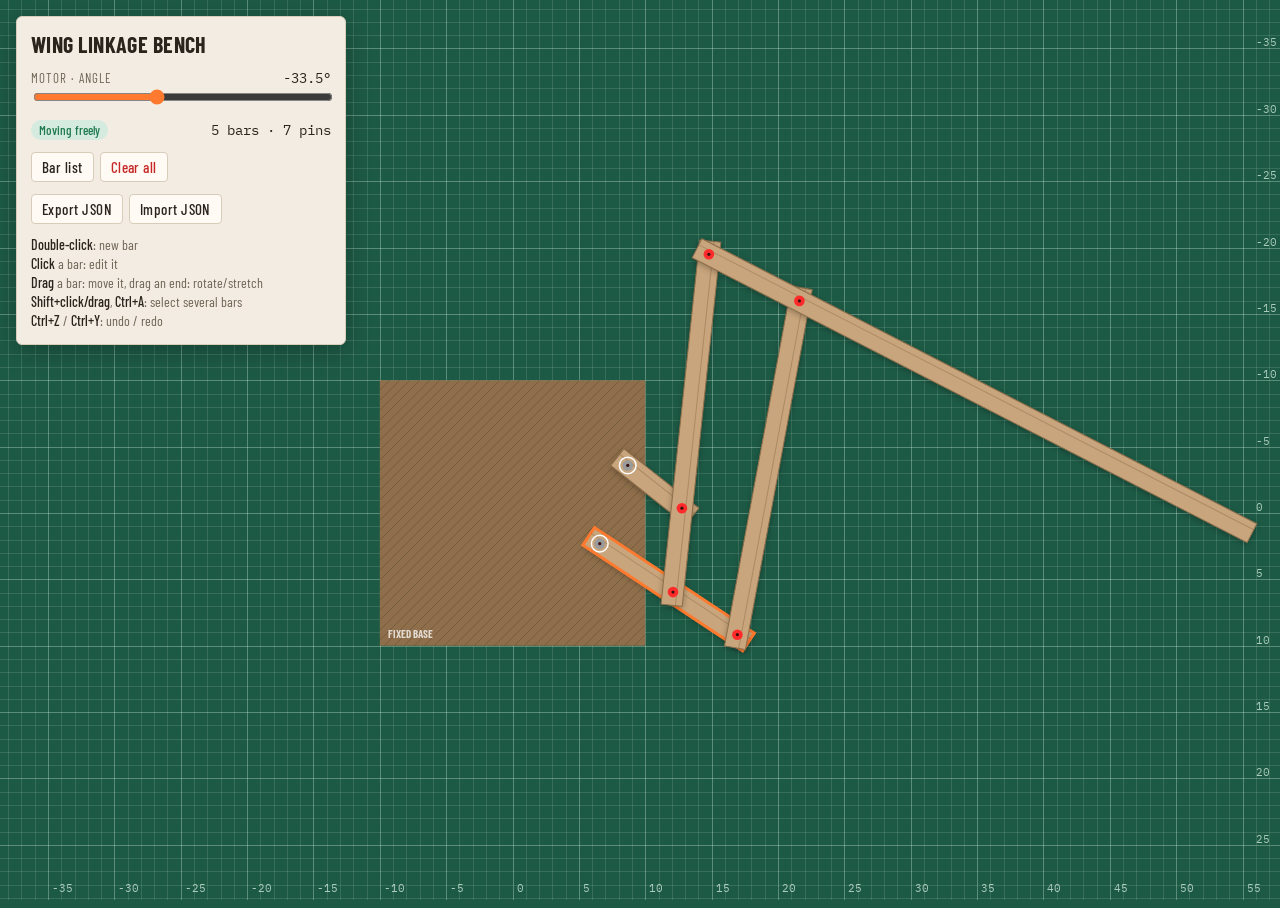
<file: index.html>
<!doctype html>
<html lang="en">
<head>
<meta charset="utf-8">
<meta name="viewport" content="width=device-width, initial-scale=1, viewport-fit=cover">
<title>Wing Linkage Bench</title>
<link rel="preconnect" href="https://fonts.googleapis.com">
<link rel="stylesheet" href="https://fonts.googleapis.com/css2?family=Barlow+Condensed:wght@500;700&family=IBM+Plex+Mono:wght@400;500&display=swap">
<link rel="stylesheet" href="wing-bench.css">

</head>
<body>
<canvas id="stage"></canvas>

<section class="panel" aria-label="Controls">
  <div class="row">
    <h1>Wing Linkage Bench</h1>
  </div>
  <div>
    <div class="row">
      <span class="label">Motor · angle</span>
      <span class="num" id="angleOut">—</span>
    </div>
    <input type="range" id="slider" min="-180" max="180" step="0.5" value="0" aria-label="Motor bar angle">
  </div>
  <div class="row">
    <span class="chip" id="status">—</span>
    <span class="num" id="counts"></span>
  </div>
  <div class="btns">
    <button id="btnList">Bar list</button>
    <button id="btnExample">Cardboard example</button>
    <button id="btnClear" class="danger">Clear all</button>
  </div>
  <div class="btns">
    <button id="btnExport">Export JSON</button>
    <button id="btnImport">Import JSON</button>
    <input type="file" id="fileImport" accept=".json,application/json" hidden>
  </div>
  <p class="hint"><b>Double-click</b>: new bar<br><b>Click</b> a bar: edit it<br><b>Drag</b> a bar: move it, drag an end: rotate/stretch<br><b>Shift+click/drag</b>, <b>Ctrl+A</b>: select several bars<br><b>Ctrl+Z</b> / <b>Ctrl+Y</b>: undo / redo</p>
</section>

<section class="panel popup" id="menu" hidden aria-label="Selected bar">
  <div class="row"><span class="label" id="menuTitle">Bar</span><button id="menuClose" aria-label="Close">✕</button></div>
  <label>Length (cm) <input type="number" id="inLen" step="0.1" min="0.5"></label>
  <label>Width (cm) <input type="number" id="inWidth" step="0.1" min="0.3"></label>
  <label>Angle (°) <input type="number" id="inAngle" step="1"></label>
  <div class="btns">
    <button id="btnDriver">Motor</button>
    <button id="btnDelete" class="danger">Delete</button>
  </div>
</section>

<section class="panel popup" id="pinMenu" hidden aria-label="Pin">
  <div class="row"><span class="label">Pin</span><button id="pinMenuClose" aria-label="Close">✕</button></div>
  <button id="btnAnchor">Attach to base</button>
</section>

<section class="panel popup" id="baseMenu" hidden aria-label="Fixed base">
  <div class="row"><span class="label">Fixed base</span><button id="baseMenuClose" aria-label="Close">✕</button></div>
  <label>Width (cm) <input type="number" id="inBaseW" step="0.1" min="1"></label>
  <label>Height (cm) <input type="number" id="inBaseH" step="0.1" min="1"></label>
  <span class="label">Wearer silhouette</span>
  <label class="check"><input type="checkbox" id="inPersonOn"> Show</label>
  <label>Height (cm) <input type="number" id="inPersonH" step="1" min="50"></label>
  <label>Shoulders (cm) <input type="number" id="inPersonS" step="1" min="10"></label>
  <label>Head + neck (cm) <input type="number" id="inPersonHead" step="1" min="5"></label>
  <label>Raise (cm) <input type="number" id="inPersonDy" step="1"></label>
</section>

<section class="panel" id="list" hidden aria-label="Bar list">
  <div class="row"><span class="label">Bars</span><button id="listClose" aria-label="Close">✕</button></div>
  <table>
    <thead><tr><th>Bar</th><th>Cut (cm)</th><th>Wid. (cm)</th><th>Holes (cm)</th></tr></thead>
    <tbody id="listBody"></tbody>
    <tfoot><tr><th>Total</th><td id="listTotal"></td><td></td><td></td></tr></tfoot>
  </table>
  <p class="hint">Holes: centre of each Ø 0.8 cm hole from the first cut end.</p>
  <div class="scale">
    <label for="inScale">Scale ×</label>
    <input type="number" id="inScale" step="0.1" min="0.1" value="1.5">
    <button id="btnScale">Apply</button>
  </div>
</section>

<script src="wing-bench.js"></script>
</body>
</html>
</file>
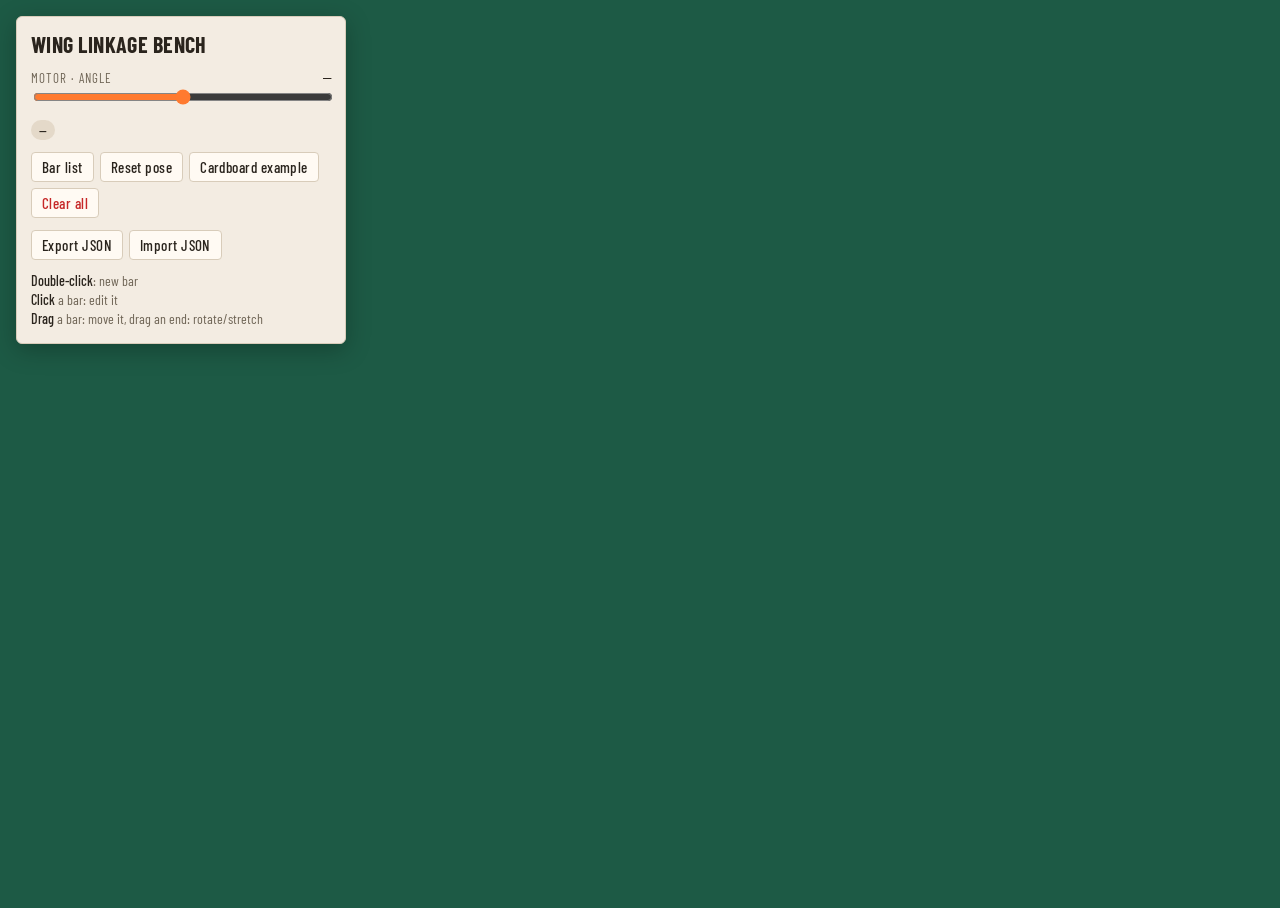
<file: wing-bench.html>
<!doctype html>
<html lang="en">
<head>
<meta charset="utf-8">
<meta name="viewport" content="width=device-width, initial-scale=1, viewport-fit=cover">
<title>Wing Linkage Bench</title>
<link rel="preconnect" href="https://fonts.googleapis.com">
<link rel="stylesheet" href="https://fonts.googleapis.com/css2?family=Barlow+Condensed:wght@500;700&family=IBM+Plex+Mono:wght@400;500&display=swap">
<link rel="stylesheet" href="wing-bench.css">

</head>
<body>
<canvas id="stage"></canvas>

<section class="panel" aria-label="Controls">
  <div class="row">
    <h1>Wing Linkage Bench</h1>
  </div>
  <div>
    <div class="row">
      <span class="label">Motor · angle</span>
      <span class="num" id="angleOut">—</span>
    </div>
    <input type="range" id="slider" min="-180" max="180" step="0.5" value="0" aria-label="Motor bar angle">
  </div>
  <div class="row">
    <span class="chip" id="status">—</span>
    <span class="num" id="counts"></span>
  </div>
  <div class="btns">
    <button id="btnList">Bar list</button>
    <button id="btnReset" title="Back to the pose of the last edit">Reset pose</button>
    <button id="btnExample">Cardboard example</button>
    <button id="btnClear" class="danger">Clear all</button>
  </div>
  <div class="btns">
    <button id="btnExport">Export JSON</button>
    <button id="btnImport">Import JSON</button>
    <input type="file" id="fileImport" accept=".json,application/json" hidden>
  </div>
  <p class="hint"><b>Double-click</b>: new bar<br><b>Click</b> a bar: edit it<br><b>Drag</b> a bar: move it, drag an end: rotate/stretch</p>
</section>

<section class="panel" id="menu" hidden aria-label="Selected bar">
  <div class="row"><span class="label" id="menuTitle">Bar</span><button id="menuClose" aria-label="Close">✕</button></div>
  <label>Length (cm) <input type="number" id="inLen" step="0.1" min="0.5"></label>
  <label>Width (cm) <input type="number" id="inWidth" step="0.1" min="0.3"></label>
  <label>Angle (°) <input type="number" id="inAngle" step="1"></label>
  <div class="btns">
    <button id="btnDriver">Motor</button>
    <button id="btnDelete" class="danger">Delete</button>
  </div>
</section>

<section class="panel" id="list" hidden aria-label="Bar list">
  <div class="row"><span class="label">Bars</span><button id="listClose" aria-label="Close">✕</button></div>
  <table>
    <thead><tr><th>Bar</th><th>Len. (cm)</th><th>Wid. (cm)</th></tr></thead>
    <tbody id="listBody"></tbody>
    <tfoot><tr><th>Total</th><td id="listTotal"></td><td></td></tr></tfoot>
  </table>
  <div class="scale">
    <label for="inScale">Scale ×</label>
    <input type="number" id="inScale" step="0.1" min="0.1" value="1.5">
    <button id="btnScale">Apply</button>
  </div>
</section>

<script src="wing-bench.js"></script>
</body>
</html>
</file>
<file: wing-bench.css>
:root {
  color-scheme: light;
  --mat: #1d5a45;
  --mat-line: rgba(220, 245, 232, 0.13);
  --mat-line-strong: rgba(220, 245, 232, 0.32);
  --mat-ink: rgba(230, 250, 240, 0.7);
  --kraft: #c8a57c;
  --kraft-dark: #8f6f4b;
  --pin: #ff2b2b;
  --pin-fixed: #9a9a9a;
  --person: rgba(255, 255, 255, 0.16);
  --motor: #ff7a2f;
  --panel: #f3ece2;
  --panel-ink: #2a241d;
  --panel-muted: #6f6556;
  --panel-line: #d8ccba;
  --ok: #1f7a4f;
  --bad: #c62828;
  --font-ui: "Barlow Condensed", "Arial Narrow", system-ui, sans-serif;
  --font-num: "IBM Plex Mono", ui-monospace, Menlo, monospace;
}
[hidden] { display: none !important; }
html, body { height: 100%; }
body { background: var(--mat); overflow: hidden; font-family: var(--font-ui); color: var(--panel-ink); user-select: none; }
#stage { position: fixed; inset: 0; width: 100%; height: 100%; touch-action: none; display: block; }
.panel {
  position: fixed; top: calc(16px + env(safe-area-inset-top, 0px)); left: 16px;
  width: 300px; max-width: calc(100% - 32px);
  background: var(--panel); border: 1px solid var(--panel-line); border-radius: 6px;
  box-shadow: 0 6px 24px rgba(0,0,0,.25); padding: 14px; display: grid; gap: 12px;
}
.panel h1 { margin: 0; font-size: 22px; font-weight: 700; letter-spacing: .02em; text-transform: uppercase; }
.label { font-size: 13px; text-transform: uppercase; letter-spacing: .08em; color: var(--panel-muted); }
.row { display: flex; align-items: center; justify-content: space-between; gap: 8px; flex-wrap: wrap; }
.num { font-family: var(--font-num); font-variant-numeric: tabular-nums; font-size: 14px; }
input[type=range] { width: 100%; accent-color: var(--motor); }
.chip { font-size: 13px; font-weight: 500; padding: 2px 8px; border-radius: 999px; background: #e4d9c9; }
.chip.ok { background: #d5ebdf; color: var(--ok); }
.chip.bad { background: #f6d6d3; color: var(--bad); }
.btns { display: flex; gap: 6px; flex-wrap: wrap; }
button {
  font-family: var(--font-ui); font-size: 15px; font-weight: 500; letter-spacing: .03em;
  padding: 5px 10px; border-radius: 4px; border: 1px solid var(--panel-line);
  background: #fffaf3; color: var(--panel-ink); cursor: pointer;
}
button:hover { border-color: var(--kraft-dark); }
button:focus-visible, input:focus-visible { outline: 2px solid var(--motor); outline-offset: 1px; }
button.danger { color: var(--bad); }
button.on { background: var(--motor); border-color: var(--motor); color: #fff; }
.hint { font-size: 14px; line-height: 1.35; color: var(--panel-muted); margin: 0; }
.hint b { color: var(--panel-ink); font-weight: 500; }
.popup { position: fixed; width: 210px; gap: 10px; }
.popup > .row:first-child { cursor: grab; touch-action: none; }
.popup > .row:first-child:active { cursor: grabbing; }
.popup label { display: grid; grid-template-columns: 1fr 90px; align-items: center; gap: 8px; font-size: 15px; }
.popup input, #list input { font-family: var(--font-num); font-size: 14px; padding: 3px 6px; border: 1px solid var(--panel-line); border-radius: 4px; background: #fffaf3; color: var(--panel-ink); width: 100%; box-sizing: border-box; }
#baseMenu label.check { display: flex; }
#baseMenu input[type=checkbox] { width: auto; }
#list { left: auto; right: 16px; width: 380px; max-height: calc(100% - 32px); overflow: auto; }
#list table { width: 100%; border-collapse: collapse; font-family: var(--font-num); font-size: 13px; font-variant-numeric: tabular-nums; }
#list th { font-family: var(--font-ui); font-weight: 500; text-align: left; color: var(--panel-muted); letter-spacing: .06em; text-transform: uppercase; }
#list th, #list td { padding: 4px 6px; border-bottom: 1px solid var(--panel-line); }
#list td:not(:first-child), #list th:not(:first-child) { text-align: right; }
#list th:last-child, #list td:last-child { border-left: 2px solid var(--panel-line); padding-left: 10px; }
#list tbody tr { cursor: pointer; }
#list tbody tr:hover, #list tbody tr.sel { background: #e8dccb; }
#list .scale { display: grid; grid-template-columns: auto 1fr auto; align-items: center; gap: 8px; font-size: 15px; }
@media (max-width: 700px) { #list { top: auto; bottom: calc(16px + env(safe-area-inset-bottom, 0px)); max-height: 45%; } }
@media (max-width: 480px) { .hint { display: none; } }
</file>
